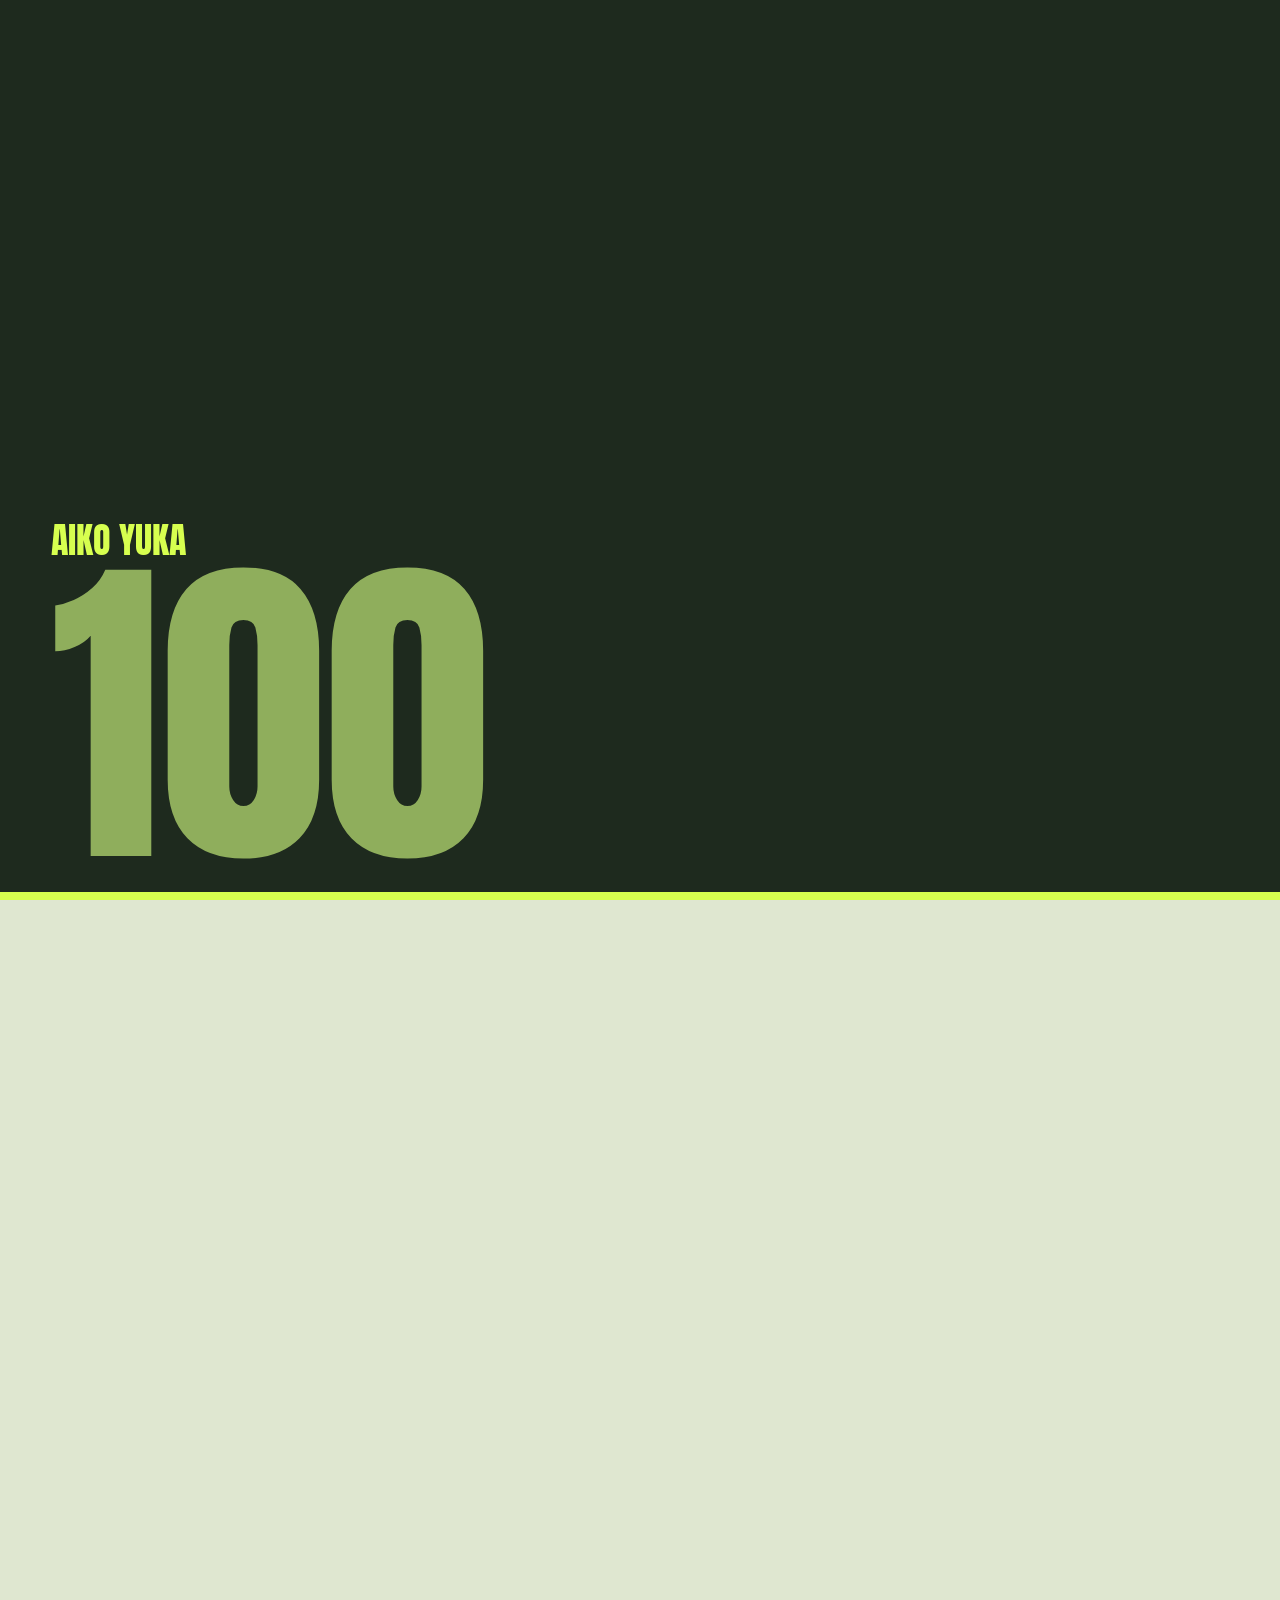
<file: index.html>
<!doctype html>
<html lang="id">
  <head>
    <meta charset="UTF-8" />
    <meta name="viewport" content="width=device-width, initial-scale=1" />
    <link rel="preconnect" href="https://fonts.googleapis.com" />
    <link rel="preconnect" href="https://fonts.gstatic.com" crossorigin />
    <link href="https://fonts.googleapis.com/css2?family=Anton&family=Archivo:wght@400;600&display=swap" rel="stylesheet" />
    <script>document.documentElement.className+=" js"+(sessionStorage.getItem("pl")||/projects/.test(location.pathname)?"":" pl-on")</script>
    <link rel="stylesheet" href="css/style.css" />
    <link rel="stylesheet" href="css/anim.css" />
    <title>Aiko Yuka</title>
  </head>
  <body>
    <section class="slide hero" id="home">
      <nav class="nav">
        <span>Aiko Yuka</span>
        <div><a href="#home">Home</a><a href="#about">About</a><a href="projects.html">Projects</a></div>
      </nav>
      <h1>Portfolio</h1>
      <img class="cut" data-photo="hero" src="images/aiko.png" alt="Aiko Yuka" />
      <p class="intro">Pelajar Desain Komunikasi Visual yang suka membuat karya visual dan aktif di organisasi.</p>
      <div class="foot"><span>SMK Negeri 5 Malang</span><span>Desain Komunikasi Visual</span><span>Paskibra &amp; Pramuka</span></div>
    </section>
    <section class="slide" id="about">
      <div class="split">
        <div>
          <h2>Hello,<br />Im Aiko<br />Yuka</h2>
          <p>Saya pelajar SMK Negeri 5 Malang jurusan Desain Komunikasi Visual. Saya suka mengubah ide menjadi desain yang rapi dan mudah diingat, dan belajar disiplin serta kerja sama lewat Paskibra dan Pramuka.</p>
          <dl>
            <dt>Sekolah</dt>
            <dd>SMK Negeri 5 Malang</dd>
            <dt>Jurusan</dt>
            <dd>Desain Komunikasi Visual</dd>
            <dt>Organisasi</dt>
            <dd>Paskibra, Pramuka</dd>
          </dl>
        </div>
        <div class="disc"><img class="cut" data-photo="about" src="images/aik.png" alt="Aiko Yuka" /></div>
      </div>
    </section>
    <section class="slide alt" id="projects">
      <div class="split flip">
        <div class="disc"><img class="cut" data-photo="projects" src="images/yuka.png" alt="Aiko Yuka" /></div>
        <div>
          <h2>My Projects<br />Design</h2>
          <div class="tiles" id="preview"></div>
          <a class="btn" href="projects.html">Lihat semua projek</a>
        </div>
      </div>
    </section>
    <script src="js/data.js"></script>
    <script src="js/main.js"></script>
    <script src="js/anim.js"></script>
  </body>
</html>
</file>
<file: css/style.css>
:root {
  --forest: #1e2a1e;
  --sage: #dfe7d0;
  --sage2: #c9d6b4;
  --matcha: #8fae5c;
  --deep: #4e6b2f;
  --ink: #1b261b;
  --cream: #eef3e3;
  --pad: clamp(20px, 4vw, 56px);
}
* {
  box-sizing: border-box;
  margin: 0;
  padding: 0;
}
body {
  background: var(--sage);
  color: var(--ink);
  font:
    15px/1.55 "Archivo",
    Arial,
    sans-serif;
}
h1,
h2 {
  font-family: "Anton", "Impact", sans-serif;
  font-weight: 400;
  text-transform: uppercase;
  line-height: 0.95;
}
a {
  color: inherit;
}
a:focus-visible,
button:focus-visible {
  outline: 2px solid var(--deep);
  outline-offset: 3px;
}
img {
  display: block;
}
.nav {
  display: flex;
  justify-content: space-between;
  align-items: center;
  font-weight: 600;
  position: relative;
  z-index: 3;
}
.nav div {
  display: flex;
  gap: 24px;
}
.nav a {
  text-decoration: none;
}
.nav a:hover {
  text-decoration: underline;
}
.slide {
  min-height: 100vh;
  padding: var(--pad);
  display: flex;
  flex-direction: column;
  position: relative;
  overflow: hidden;
}
.foot {
  margin-top: auto;
  display: flex;
  flex-wrap: wrap;
  gap: 8px 40px;
  font-size: 13px;
  position: relative;
  z-index: 3;
}
.hero {
  background: radial-gradient(110% 80% at 50% 35%, #2f432f, var(--forest) 70%);
  color: var(--cream);
}
.hero h1 {
  position: absolute;
  left: 0;
  right: 0;
  top: 36%;
  z-index: 1;
  text-align: center;
  color: var(--matcha);
  font-size: clamp(88px, 23vw, 380px);
  white-space: nowrap;
}
.hero .cut {
  position: absolute;
  left: 50%;
  bottom: 0;
  transform: translateX(-50%);
  height: min(90vh, 1100px);
  width: auto;
  z-index: 2;
}
.hero .foot {
  margin-top: auto;
}
.hero .intro {
  position: absolute;
  left: var(--pad);
  bottom: 72px;
  z-index: 3;
  max-width: 240px;
  font-size: 13px;
}
.split {
  display: grid;
  grid-template-columns: 1.2fr 1fr;
  gap: var(--pad);
  align-items: center;
  flex: 1;
}
.split.flip {
  grid-template-columns: 1fr 1.2fr;
}
.split h2 {
  font-size: clamp(54px, 9vw, 140px);
  margin-bottom: 24px;
  color: var(--forest);
}
.split p {
  max-width: 48ch;
}
.disc {
  position: relative;
  aspect-ratio: 1;
  width: min(100%, 520px);
  justify-self: center;
}
.disc::before {
  content: "";
  position: absolute;
  inset: 0;
  border-radius: 50%;
  background: var(--matcha);
}
.disc .cut {
  position: absolute;
  left: 50%;
  bottom: 0;
  transform: translateX(-50%);
  height: 108%;
  width: auto;
}
dl {
  display: grid;
  grid-template-columns: auto 1fr;
  gap: 6px 24px;
  margin-top: 24px;
  max-width: 460px;
}
dt {
  font-weight: 600;
  color: var(--deep);
}
.alt {
  background: var(--sage2);
}
.btn {
  display: inline-block;
  margin-top: 22px;
  background: var(--forest);
  color: var(--cream);
  padding: 12px 24px;
  border-radius: 999px;
  text-decoration: none;
  font-weight: 600;
  transition: background 0.2s;
}
.btn:hover {
  background: var(--deep);
}
.tiles {
  display: flex;
  gap: 12px;
  margin-top: 26px;
}
.tile {
  width: 92px;
  aspect-ratio: 1;
  border-radius: 14px;
  overflow: hidden;
  background: var(--sage);
  display: grid;
  place-items: center;
  text-align: center;
  font-size: 11px;
  padding: 6px;
  text-decoration: none;
  color: var(--deep);
  font-weight: 600;
}
.tile img,
.card img {
  width: 100%;
  height: 100%;
  object-fit: cover;
}
/* projects page */
.page {
  padding: var(--pad);
  min-height: 100vh;
}
.page h1 {
  font-size: clamp(56px, 11vw, 170px);
  color: var(--forest);
  margin: 48px 0 12px;
}
.page > p {
  max-width: 52ch;
}
.chips {
  display: flex;
  flex-wrap: wrap;
  gap: 10px;
  margin: 28px 0;
}
.chip {
  border: 1.5px solid var(--deep);
  background: none;
  color: var(--ink);
  padding: 8px 18px;
  border-radius: 999px;
  font:
    600 13px "Archivo",
    Arial,
    sans-serif;
  cursor: pointer;
}
.chip.on,
.chip:hover {
  background: var(--deep);
  color: var(--cream);
}
.grid {
  columns: 3 260px;
  column-gap: 18px;
}
.card {
  display: block;
  width: 100%;
  break-inside: avoid;
  margin-bottom: 18px;
  text-align: left;
  background: var(--cream);
  border: 0;
  border-radius: 16px;
  padding: 10px 10px 14px;
  cursor: pointer;
  font: inherit;
  color: inherit;
}
.card img,
.ph {
  width: 100%;
  aspect-ratio: 4/5;
  border-radius: 10px;
  object-fit: cover;
  margin-bottom: 10px;
}
.ph {
  background: var(--matcha);
  display: grid;
  place-items: center;
  font-weight: 600;
  color: var(--forest);
  text-align: center;
  padding: 12px;
}
.card small,
.box small {
  display: block;
  color: var(--deep);
}
.lb {
  position: fixed;
  inset: 0;
  background: rgba(20, 30, 20, 0.8);
  display: grid;
  place-items: center;
  padding: 20px;
  z-index: 9;
}
.lb[hidden] {
  display: none;
}
.box {
  background: var(--cream);
  border-radius: 18px;
  padding: 18px;
  max-width: 520px;
  width: 100%;
  max-height: 92vh;
  overflow: auto;
  position: relative;
}
.box img,
.ph.big {
  width: 100%;
  max-height: 60vh;
  object-fit: contain;
  border-radius: 10px;
  margin-bottom: 12px;
}
.box h3 {
  font-size: 20px;
}
.x {
  position: absolute;
  top: 10px;
  right: 10px;
  border: 0;
  background: var(--forest);
  color: var(--cream);
  width: 34px;
  height: 34px;
  border-radius: 50%;
  cursor: pointer;
  font-size: 18px;
  z-index: 2;
}
@media (max-width: 760px) {
  .split,
  .split.flip {
    grid-template-columns: 1fr;
    gap: 28px;
    margin-top: 32px;
  }
  .flip .disc {
    order: -1;
  }
  .slide {
    min-height: auto;
    padding-bottom: 40px;
  }
  .hero {
    min-height: 100vh;
  }
  .foot {
    margin-top: 40px;
  }
  .hero .intro {
    display: none;
  }
  .hero .foot {
    margin-top: auto;
  }
}
@media (prefers-reduced-motion: reduce) {
  * {
    transition: none !important;
  }
}

/* karya: poster portrait + sosial media landscape */
.grid { columns: auto; display: grid; gap: 18px; }
.grid.port { grid-template-columns: repeat(auto-fill, minmax(200px, 280px)); }
.grid.land { grid-template-columns: repeat(auto-fill, minmax(280px, 1fr)); }
.sec { font-size: clamp(32px, 5vw, 56px); color: var(--deep); margin: 36px 0 18px; }
.card { margin-bottom: 0; }
.card img, .ph { aspect-ratio: auto; }
.card .ph, .card img { width: 100%; object-fit: cover; }
.box .big { max-height: 60vh; width: 100%; object-fit: contain; }
.tile .t { width: 100%; height: 100%; object-fit: cover; border-radius: 0; margin: 0; font-size: 11px; }
</file>
<file: css/anim.css>
/* ===== ANIMASI v2 (Gen-Z) ===== */
:root{--lime:#d7ff4f;--black:#0b120b}
body{overflow-x:clip}
.pl-on{overflow:hidden}
.pl-on body>*:not(.pl){visibility:hidden}
.pl{position:fixed;inset:0;z-index:200;background:var(--forest);color:var(--matcha);display:flex;flex-direction:column;justify-content:flex-end;padding:var(--pad);font-family:'Anton','Impact',sans-serif;text-transform:uppercase;transition:transform .9s cubic-bezier(.77,0,.18,1),border-radius .9s;border-radius:0 0 50% 50%/0 0 0 0}
.pl.out{transform:translateY(-105%);border-radius:0 0 50% 50%/0 0 14vw 14vw}
.pl .n{font-size:clamp(120px,26vw,380px);line-height:.8;font-weight:400}
.pl span{font-size:clamp(20px,3vw,36px);color:var(--lime);margin-bottom:14px}
.pl i{position:absolute;left:0;bottom:0;height:8px;background:var(--lime);width:0}
.pb{position:fixed;top:0;left:0;right:0;height:5px;background:var(--lime);transform-origin:left;transform:scaleX(0);z-index:98}
.nav a{text-decoration:none!important;background:linear-gradient(currentColor,currentColor) 0 100%/0 3px no-repeat;transition:background-size .3s}
.nav a:hover{background-size:100% 3px}
/* huruf hero: slam */
.ch{display:inline-block;transition:transform .25s cubic-bezier(.3,1.8,.5,1),color .15s}
.ch:hover{transform:translateY(-14px) rotate(-6deg);color:var(--lime)}
.js .hero h1 .ch{opacity:0}
.go .hero h1 .ch{opacity:1;animation:hs .8s cubic-bezier(.2,1.5,.4,1) calc(var(--i)*.06s) backwards}
@keyframes hs{from{opacity:0;transform:translateY(-150%) rotate(calc((var(--i) - 4)*6deg)) scale(.4)}}
.js .hero .cut,.js .hero .nav,.js .hero .intro,.js .hero .foot,.js .stk,.js .badge{opacity:0}
.go .hero .nav,.go .hero .intro,.go .hero .foot{opacity:1;animation:fade 1s .9s backwards}
.go .hero .cut{opacity:1;animation:rise 1s cubic-bezier(.2,1.3,.4,1) .5s backwards}
@keyframes rise{from{opacity:0;transform:translate3d(-50%,60%,0)}}
@keyframes fade{from{opacity:0;translate:0 14px}}
/* glitch */
.hero h1.gl{animation:gl .45s steps(2) 1}
@keyframes gl{0%,100%{text-shadow:none}20%{text-shadow:6px 0 var(--lime),-6px 0 #eef3e3;translate:5px 0}40%{text-shadow:-7px 3px var(--lime),7px -3px #eef3e3;translate:-6px 2px}60%{text-shadow:5px -2px var(--lime),-5px 2px #eef3e3;translate:3px -3px}80%{text-shadow:-4px 0 var(--lime),4px 0 #eef3e3;translate:-2px 0}}
/* parallax scroll + mouse */
.hero h1{transform:translate3d(calc(var(--mx,0)*-26px),calc(var(--my,0)*-12px + var(--sy,0)*-.32px),0)}
.hero .cut{transform:translate3d(calc(-50% + var(--mx,0)*16px),calc(var(--my,0)*8px + var(--sy,0)*.1px),0);transition:transform .2s ease-out;cursor:pointer}
/* efek stiker */
.hero .cut,.disc .cut{filter:drop-shadow(3px 0 0 #eef3e3) drop-shadow(-3px 0 0 #eef3e3) drop-shadow(0 3px 0 #eef3e3) drop-shadow(0 -3px 0 #eef3e3) drop-shadow(7px 9px 0 rgba(0,0,0,.3))}
.disc .cut{cursor:pointer}
.badge{position:absolute;right:calc(var(--pad) + 4px);top:20%;width:clamp(90px,11vw,150px);z-index:4;animation:spin 14s linear infinite;fill:var(--lime);font:400 13px 'Anton','Impact',sans-serif;letter-spacing:.06em}
.go .badge{opacity:1;transition:opacity .6s 1.3s}
.stk{position:absolute;z-index:4;padding:9px 20px;border:3px solid var(--black);border-radius:999px;font:600 14px 'Archivo',Arial,sans-serif;text-transform:uppercase;letter-spacing:.04em;cursor:grab;user-select:none;touch-action:none;color:var(--forest);background:var(--lime);box-shadow:4px 4px 0 var(--black);rotate:var(--r)}
.stk:nth-of-type(2){background:var(--matcha)}.stk:nth-of-type(3){background:#eef3e3}
.go .stk{opacity:1;animation:stk .7s cubic-bezier(.3,1.6,.5,1) calc(1.3s + var(--k)*.15s) backwards}
.stk.drag{cursor:grabbing;scale:1.12;box-shadow:9px 9px 0 var(--black);transition:scale .15s}
@keyframes stk{from{opacity:0;scale:0;rotate:50deg}}
/* pita bersilangan */
.mq{overflow:hidden;position:relative;z-index:5;padding:14px 0;font:400 clamp(24px,3.4vw,40px)/1 'Anton','Impact',sans-serif;text-transform:uppercase;color:var(--forest);border-block:3px solid var(--black)}
.mq.a{background:var(--lime);transform:rotate(-2deg);margin:-34px -4% 0}
.mq.b{background:var(--matcha);transform:rotate(1.6deg);margin:-50px -4% 0;z-index:4}
.mq-t{display:flex;align-items:center;gap:30px;width:max-content;will-change:transform}
.mq .dot{width:14px;height:14px;background:var(--forest);transform:rotate(45deg);flex:none}
/* muncul saat scroll */
.js .rv{opacity:0;translate:0 40px;scale:.92;rotate:-2deg;transition:opacity .6s ease,translate .8s cubic-bezier(.2,1.3,.4,1),scale .8s cubic-bezier(.2,1.3,.4,1),rotate .8s cubic-bezier(.2,1.3,.4,1);transition-delay:var(--d,0s)}
.js .rv.in{opacity:1;translate:0 0;scale:1;rotate:0deg}
.js .disc.rv{scale:.4;rotate:-25deg;translate:none}
.js .disc.rv.in{scale:1;rotate:0deg}
.js .disc.rv .cut{opacity:0;translate:0 30%;transition:opacity .4s .35s,translate .8s .35s cubic-bezier(.3,1.5,.5,1)}
.js .disc.rv.in .cut{opacity:1;translate:0 0}
.disc{isolation:isolate;transform:perspective(800px) rotateX(calc(var(--ty,0)*1deg)) rotateY(calc(var(--tx,0)*1deg));transition:transform .15s ease-out}
.disc::after{content:"";position:absolute;inset:-6%;border:3px dashed var(--forest);border-radius:50%;opacity:.5;z-index:-1;animation:spin 24s linear infinite}
@keyframes spin{to{rotate:360deg}}
/* judul slam */
.ln{display:inline-block}
.js .rvh:not(.in) .ln{opacity:0}
.rvh.in .ln{animation:slam .65s cubic-bezier(.2,1.4,.4,1) calc(var(--i)*.16s) backwards}
@keyframes slam{from{opacity:0;transform:scale(1.9) rotate(-7deg) translateY(-20px)}55%{transform:scale(.93) rotate(1.5deg)}}
/* kartu brutal */
.card{position:relative;overflow:hidden;border:3px solid var(--forest);border-radius:18px;transform:perspective(700px) rotateX(calc(var(--ry,0)*1deg)) rotateY(calc(var(--rx,0)*1deg));transition:transform .15s ease-out,box-shadow .2s}
.card:hover{box-shadow:8px 8px 0 var(--forest)}
.card::after{content:"";position:absolute;inset:0;background:radial-gradient(circle at var(--gx,50%) var(--gy,50%),rgba(255,255,255,.5),transparent 55%);opacity:0;transition:opacity .2s;pointer-events:none}
.card:hover::after{opacity:1}
.tile{transition:transform .3s cubic-bezier(.3,1.8,.5,1)}
.tile:hover{transform:translateY(-8px) rotate(-6deg) scale(1.12)}
.btn{position:relative;overflow:hidden;border:3px solid var(--forest);box-shadow:5px 5px 0 var(--forest);transition:box-shadow .2s,background .2s}
.btn:hover{box-shadow:9px 9px 0 var(--matcha)}
.lb:not([hidden]){animation:fadein .25s}
.lb:not([hidden]) .box{animation:pop .5s cubic-bezier(.3,1.6,.5,1)}
@keyframes fadein{from{opacity:0}}
@keyframes pop{from{opacity:0;transform:scale(.7) rotate(-5deg)}}
/* kursor + confetti */
.cur{position:fixed;top:0;left:0;width:30px;height:30px;translate:-50% -50%;border:2px solid var(--lime);background:rgba(143,174,92,.35);border-radius:50%;pointer-events:none;z-index:99;opacity:0;display:grid;place-items:center;font:700 11px 'Archivo',Arial,sans-serif;color:var(--black);mix-blend-mode:normal;transition:width .25s,height .25s,background .25s}
.cur.big{width:84px;height:84px;background:var(--lime);border-color:var(--black)}
.cf{position:fixed;width:12px;height:12px;pointer-events:none;z-index:99;animation:cf 1s cubic-bezier(.1,.7,.3,1) forwards}
@keyframes cf{to{transform:translate(var(--x),var(--y)) rotate(540deg) scale(.3);opacity:0}}
@media(max-width:760px){.badge{top:14%;width:84px}.stk{font-size:12px;padding:7px 14px}}
@media(prefers-reduced-motion:reduce){
 .js .rv,.js .disc.rv,.js .disc.rv .cut{opacity:1;translate:none;scale:1;rotate:0deg;transition:none}
 .ch,.badge,.disc::after,.hero h1.gl,.go .stk,.go .hero .cut,.rvh.in .ln{animation:none!important}
 .cur,.pb,.pl{display:none}
}
</file>
